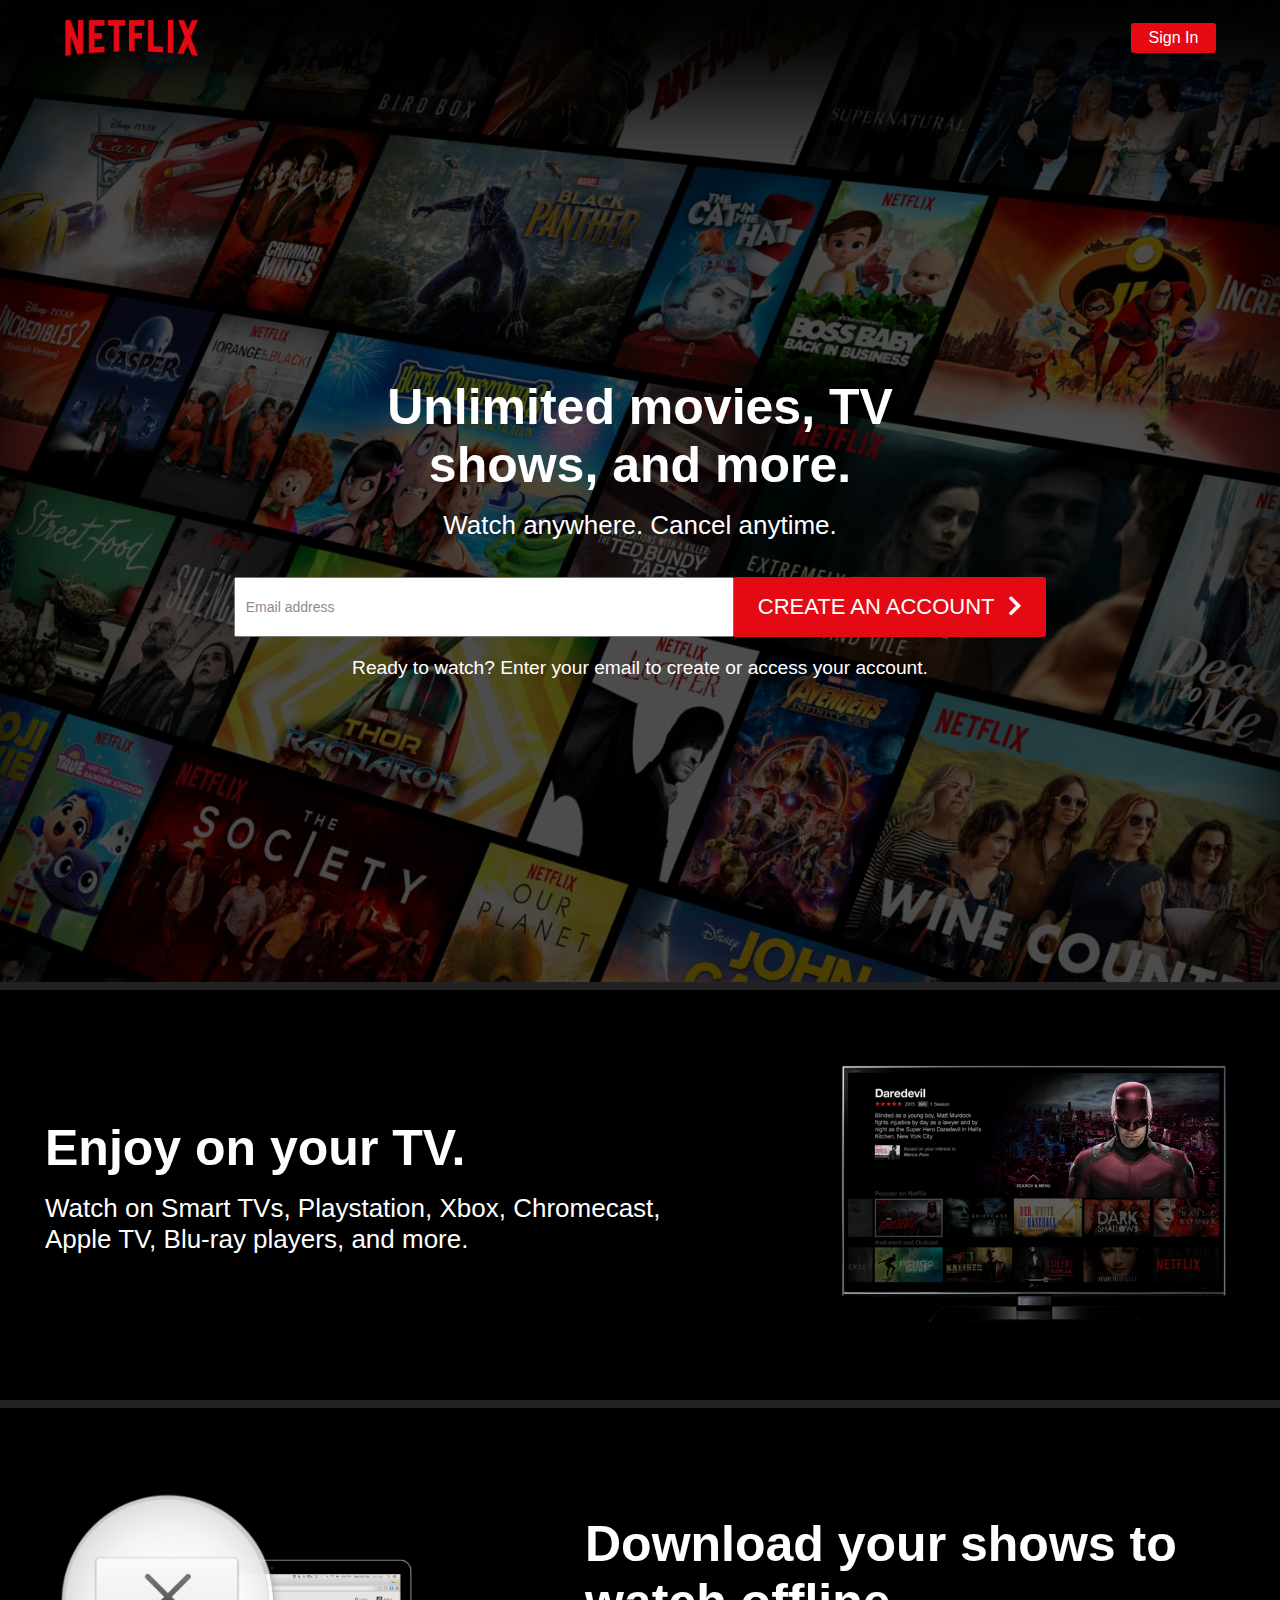
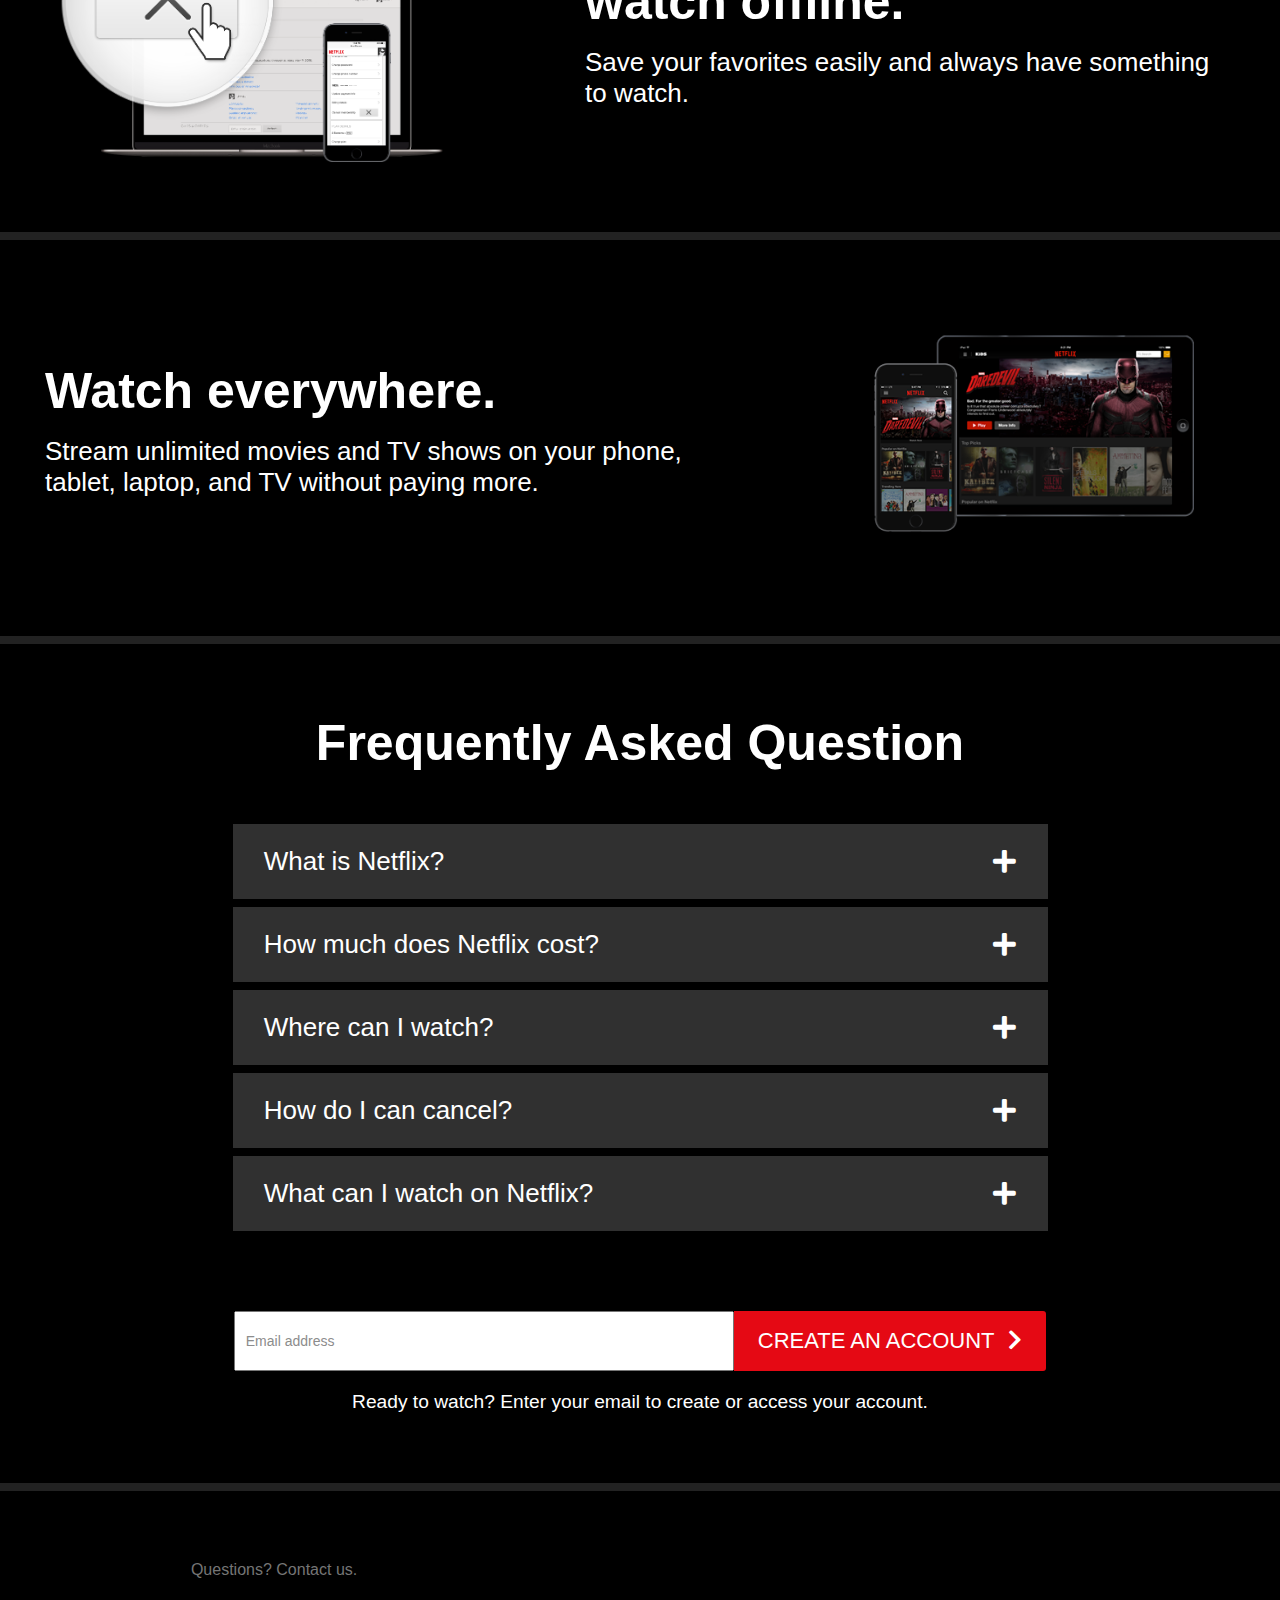
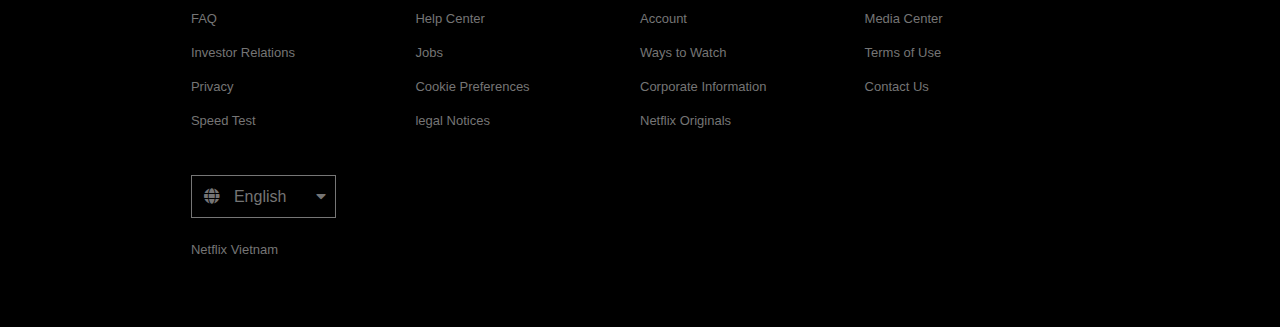
<file: index.html>
<!DOCTYPE html>
<html lang="en">
  <!--This page is clone on purpose for self-taught-->
  <head>
    <meta charset="UTF-8" />
    <meta name="viewport" content="width=device-width, initial-scale=1.0" />
    <title>Document</title>
    <link
      rel="stylesheet"
      href="https://cdnjs.cloudflare.com/ajax/libs/font-awesome/5.13.0/css/all.min.css"
    />
    <link rel="stylesheet" href="./index.css" />
  </head>
  <body>
    <!-- HEADER - SHOWCASE -->
    <header class="showcase">
      <div class="container">
        <div class="showcase__top">
          <img src="./img/logo.png" alt="logo" />
          <a href="#!" class="btn">Sign In</a>
        </div>
        <div class="showcase__content">
          <h1>Unlimited movies, TV shows, and more.</h1>
          <h2>Watch anywhere. Cancel anytime.</h2>
          <form action="#!" class="email-form cta-form">
            <h3>
              Ready to watch? Enter your email to create or access your account.
            </h3>
            <div class="form__section">
              <input
                type="email"
                placeholder="Email address"
                class="input-text"
              />
              <button type="submit" class="btn btn-lg">
                CREATE AN ACCOUNT <i class="fas fa-chevron-right btn-icon"></i>
              </button>
            </div>
          </form>
        </div>
      </div>
      <!-- //container-->
    </header>

    <!-- INTRO -->
    <section class="intro">
      <div class="intro__item">
        <div class="intro_text">
          <h1 class="title">Enjoy on your TV.</h1>
          <h2 class="subtitle">
            Watch on Smart TVs, Playstation, Xbox, Chromecast, Apple TV, Blu-ray
            players, and more.
          </h2>
        </div>
        <img src="./img/intro-1.png" alt="watch on TVs" />
      </div>
      <div class="intro__item">
        <div class="intro_text">
          <h1 class="title">Download your shows to watch offline.</h1>
          <h2 class="subtitle">
            Save your favorites easily and always have something to watch.
          </h2>
        </div>
        <img src="./img/intro-2.png" alt="download to watch" class="order" />
      </div>
      <div class="intro__item">
        <div class="intro__text">
          <h1 class="title">Watch everywhere.</h1>
          <h2 class="subtitle">
            Stream unlimited movies and TV shows on your phone, tablet, laptop,
            and TV without paying more.
          </h2>
        </div>
        <img src="./img/intro-3.png" alt="watch anywhere" />
      </div>
    </section>

    <!-- QUESTION -->
    <section class="question">
      <h1 class="title">Frequently Asked Question</h1>
      <ul class="question__list">
        <!-- question 1 -->
        <li>
          <div id="tab1" class="tabs__item">
            <p>What is Netflix?</p>
            <i class="fa fa-plus"></i>
          </div>
          <div id="tab1-answer" class="answer__hide">
            <span>
              Netflix is a streaming service that offers a wide variety of
              award-winning TV shows, movies, anime, documentaries, and more on
              thousands of internet-connected devices.
              <br />
              <br />
              You can watch as much as you want, whenever you want without a
              single commercial – all for one low monthly price. There's always
              something new to discover and new TV shows and movies are added
              every week!
            </span>
          </div>
        </li>
        <!-- question 2 -->
        <li>
          <div id="tab2" class="tabs__item">
            <p>How much does Netflix cost?</p>
            <i class="fa fa-plus"></i>
          </div>
          <div id="tab2-answer" class="answer__hide">
            <span>
              Watch Netflix on your smartphone, tablet, Smart TV, laptop, or
              streaming device, all for one low fixed monthly fee. Plans start
              from 180,000 ₫ a month. No extra costs or contracts.
            </span>
          </div>
        </li>
        <!-- question 3 -->
        <li>
          <div id="tab3" class="tabs__item">
            <p class="">Where can I watch?</p>
            <i class="fa fa-plus"></i>
          </div>
          <div id="tab3-answer" class="answer__hide">
            <span>
              Watch anywhere, anytime, on an unlimited number of devices. Sign
              in with your Netflix account to watch instantly on the web at
              netflix.com from your personal computer or on any
              internet-connected device that offers the Netflix app, including
              smart TVs, smartphones, tablets, streaming media players and game
              consoles.
              <br />
              <br />
              You can also download your favorite shows with the iOS, Android,
              or Windows 10 app. Use downloads to watch while you're on the go
              and without an internet connection. Take Netflix with you
              anywhere.
            </span>
          </div>
        </li>
        <!-- question 4 -->
        <li>
          <div id="tab4" class="tabs__item">
            <p class="">How do I can cancel?</p>
            <i class="fa fa-plus"></i>
          </div>
          <div id="tab4-answer" class="answer__hide">
            <span>
              Netflix is flexible. There are no pesky contracts and no
              commitments. You can easily cancel your account online in two
              clicks. There are no cancellation fees – start or stop your
              account anytime.
            </span>
          </div>
        </li>
        <!-- question 5 -->
        <li>
          <div id="tab5" class="tabs__item">
            <p class="">What can I watch on Netflix?</p>
            <i class="fa fa-plus"></i>
          </div>
          <div id="tab5-answer" class="answer__hide">
            <span>
              Netflix has an extensive library of feature films, documentaries,
              TV shows, anime, award-winning Netflix originals, and more. Watch
              as much as you want, anytime you want.
            </span>
          </div>
        </li>
      </ul>
      <form action="#!" class="email-form cta-form">
        <h3>
          Ready to watch? Enter your email to create or access your account.
        </h3>
        <div class="form__section">
          <input type="email" placeholder="Email address" class="input-text" />
          <button type="submit" class="btn btn-lg">
            CREATE AN ACCOUNT <i class="fas fa-chevron-right btn-icon"></i>
          </button>
        </div>
      </form>
    </section>

    <!-- FOOTER -->
    <footer>
      <div class="footer__content">
        <p class="footer__title"><a href="#!">Questions? Contact us.</a></p>
        <ul class="footer__list">
          <li class="footer__item"><a href="#!">FAQ</a></li>
          <li class="footer__item"><a href="#!">Help Center</a></li>
          <li class="footer__item"><a href="#!">Account</a></li>
          <li class="footer__item"><a href="#!">Media Center</a></li>
          <li class="footer__item"><a href="#!">Investor Relations</a></li>
          <li class="footer__item"><a href="#!">Jobs</a></li>
          <li class="footer__item"><a href="#!">Ways to Watch</a></li>
          <li class="footer__item"><a href="#!">Terms of Use</a></li>
          <li class="footer__item"><a href="#!">Privacy</a></li>
          <li class="footer__item"><a href="#!">Cookie Preferences</a></li>
          <li class="footer__item"><a href="#!">Corporate Information</a></li>
          <li class="footer__item"><a href="#!">Contact Us</a></li>
          <li class="footer__item"><a href="#!">Speed Test</a></li>
          <li class="footer__item"><a href="#!">legal Notices</a></li>
          <li class="footer__item"><a href="#!">Netflix Originals</a></li>
        </ul>
        <div class="footer__select">
          <i class="fa fa-globe"></i>
          <select name="language" id="languge" class="footer__languge">
            <option value="English">English</option>
            <option value="Vietnam">Vietnam</option>
          </select>
          <i class="fa fa-caret-down"></i>
        </div>
        <p class="footer__country">Netflix Vietnam</p>
      </div>
    </footer>
    <script src="./index.js"></script>
  </body>
</html>
</file>
<file: index.css>
/* ==========
CSS for Clone Netflix page
dd/mm/yy: 03/05/2020
Made by: Khuat Duy Quang
*/

/* GLOBAL */
* {
  margin: 0;
  padding: 0;
  box-sizing: border-box;
}
html,
body {
  font-family: Arial, Helvetica, sans-serif;
  font-size: 16px;
  background-color: #000;
  color: #fff;
}
.container {
  padding: 0 5%;
}
img {
  display: block;
  width: 100%;
  max-width: 450px;
}
::placeholder {
  color: #8c8c8c;
  font-size: 0.875rem;
}
/*TYPO*/
h1 {
  font-size: 28px;
  z-index: 2;
}
h2 {
  font-size: 18px;
  margin: 1rem 0;
  font-weight: normal;
  z-index: 2;
}
h3 {
  font-size: 18px;
  font-weight: normal;
  max-width: 450px;
  padding: 0 5%;
  margin: 0 5%;
  text-align: center;
}
.title {
  font-size: 1.625rem;
  text-align: center;
}
.subtitle {
  font-size: 1.125rem;
}
.footer__title a {
  font-size: 1rem;
  margin-bottom: 1.875rem;
  color: #757575;
  text-decoration: none;
}
footer a:hover,
footer a:focus {
  text-decoration: underline;
}
.footer__country {
  font-size: 13px;
  margin: 1.5rem 0 0;
}
/*BUTTON*/
.btn {
  color: #fff;
  padding: 0.25rem 0.5rem;
  text-decoration: none;
  background-color: #e50914;
  border-radius: 3px;
  cursor: pointer;
  border: none;
  outline: none;
}
.btn:hover,
.btn:focus {
  opacity: 0.9;
}
.btn-lg i {
  margin-left: 0.5rem;
}
.btn-lg {
  font-size: 1rem;
  padding: 0.35rem 1rem;
  min-height: 44px;
}
/* HEADER (showcase) */
.showcase {
  width: 100%;
  height: 79vh; /*NOTE*/
  background: url("./img/background.jpg") no-repeat center center/cover;
  border-bottom: 8px solid #222;
  position: relative;
  z-index: 0;
}
.showcase::after {
  content: "";
  position: absolute;
  top: 0;
  bottom: 0;
  width: 100%;
  height: 100%;
  z-index: 1;
  background: rgba(0, 0, 0, 0.6);
  box-shadow: inset 0px 100px 100px #000000;
}
.showcase img {
  width: 88px;
  z-index: 2;
}
.showcase__top {
  display: flex;
  justify-content: space-between;
  align-items: center;
  padding-top: 20px;
}
.showcase__top a {
  font-size: 0.9rem;
  z-index: 2;
}
.showcase__content {
  height: -webkit-calc(79vh - 44px); /*NOTE*/
  display: flex;
  flex-direction: column;
  justify-content: center;
  align-items: center;
  text-align: center;
  z-index: 2;
}
/* FORM EMAIL FORM CONTACT */
.email-form {
  display: flex;
  flex-direction: column;
  justify-content: center;
  align-items: center;
  z-index: 2;
}
.form__section {
  text-align: center;
}
.input-text {
  width: 100%;
  max-width: 500px;
  padding: 0.625rem;
  height: 48px;
  margin: 1.25rem 0;
  font-size: 16px;
}
/* INTRO */
.intro__item {
  text-align: center;
  padding: 3.125rem 5%;
  display: flex;
  flex-direction: column;
  justify-content: center;
  align-items: center;
  border-bottom: 8px solid #222;
}

/* QUESTION */
.question {
  padding: 3.125rem 0;
  display: flex;
  flex-direction: column;
  justify-content: center;
  align-items: center;
  border-bottom: 8px solid #222;
}
.question__list {
  margin: 1.25rem auto;
  list-style: none;
  font-size: 1.125rem;
  display: inline-block;
  text-align: center;
}
.question__list li {
  background: #303030;
  width: 100%;
  margin: 0 auto 0.5rem;
  max-width: 815px;
  display: inline-block;
}
.tabs__item {
  display: flex;
  justify-content: space-between;
  align-items: center;
  padding: 0.9rem 5%;
  height: 55px;
  width: 100%;
  cursor: pointer;
}
.answer__show {
  display: block !important;
}
.answer__hide {
  text-align: left;
  border-top: 1px solid #000;
  padding: 1.35rem;
  /* hide by default */
  display: none;
}
.rotate {
  transform: rotate(45deg);
}

/* FOOTER */
footer {
  padding: 3.125rem 10%;
  color: #757575;
}
.footer__content {
  margin: 0 auto;
  width: 80%;
}
.footer__list {
  margin: 1.875rem 0;
  padding: 0;
  list-style: none;
  display: flex;
  flex-wrap: wrap;
}
.footer__item {
  margin: 0 0 1rem;
  padding-right: 0.75rem;
  width: 50%;
}
.footer__item a {
  font-size: 13px;
  color: #757575;
  text-decoration: none;
}
/* Select Languge */
.footer__languge {
  color: #757575;
  background: #000;
  cursor: pointer;
  padding: 0.75rem 2.625rem;
  font-size: 1rem;
  -webkit-appearance: none;
  /* border: none; */
  position: relative;
}
.footer__select {
  position: relative;
  display: inline-block;
  width: 155px;
  /* border: 1px solid #fff; */
}
.footer__select .fa {
  position: absolute;
  z-index: 1;
  top: 13px;
  pointer-events: none;
}
.footer__select .fa-globe {
  left: 13px;
}
.footer__select .fa-caret-down {
  right: 20px;
}

/* BIgger screen for Ipad */
@media (min-width: 550px) {
  /* Showcase Ipad */
  .showcase {
    height: 110vh;
  }
  .showcase img {
    width: 108px;
  }
  .showcase__top a {
    font-size: 1rem;
    padding: 0.4rem 1.1rem;
  }
  .showcase__content {
    height: -webkit-calc(110vh - 44px); /*NOTE*/
  }
  h1 {
    font-size: 3.125rem;
  }
  h2 {
    font-size: 1.625rem;
  }
  h3 {
    max-width: unset;
    margin: 0;
    padding: 0 10%;
  }
  /* Intro Ipad */
  .intro__item,
  .question,
  footer {
    padding: 4.375rem 2.8125rem;
  }
  .title {
    font-size: 2.5rem;
  }
  .subtitle,
  .question__list {
    font-size: 1.25rem;
  }
  /* Question Ipad */
  .question__list li {
    width: 90%;
  }
  /* Footer Ipad */
  .footer__item {
    width: -webkit-calc(100%/3);
  }
}
/* Bigger screen for Tablet */
@media (min-width: 740px) {
  h3 {
    font-size: 1.4375rem;
    margin: 0 auto;
  }
  h1 {
    margin: 0 auto;
    max-width: 640px;
  }
  h2 {
    margin: 1rem auto;
    max-width: 640px;
  }
  .input-text {
    height: 60px;
  }
  .footer__content {
    width: 90%;
  }
  .footer__item {
    width: -webkit-calc(100%/4);
  }
}
/* Bigger screen for Desktop */
@media (min-width: 949px) {
  .showcase img {
    width: 134px;
  }
  /* Form for Desktop */
  h3 {
    font-size: 1.2rem;
    order: 2;
    margin: 0;
    padding: 0;
  }
  .form__section {
    display: flex;
    justify-content: center;
    align-items: center;
  }
  .btn-lg {
    font-size: 1.375rem;
    padding: 0.35rem 1.5rem;
    height: 60px;
    border-radius: 0 3px 3px 0;
  }
  .input-text {
    min-width: 500px;
    height: 60px;
  }
  /* Intro for Desktop */
  .title {
    font-size: 3.125rem;
    text-align: left;
    max-width: 650px;
  }
  .subtitle {
    font-size: 1.625rem;
    text-align: left;
    max-width: 650px;
  }
  .intro__item {
    /* width: 80%; */
    /* margin: 0 auto; */
    /* padding: 4.375rem 10%; */
    flex-direction: row;
    justify-content: space-between;
  }
  .intro__item img {
    max-width: 400px;
    width: 80%;
  }
  .order {
    order: -1;
  }
  /* Question for Desktop */
  .question__list {
    margin: 3.25rem 0;
    font-size: 1.625rem;
  }
  .tabs__item {
    padding: 1.95rem;
    height: 75px;
  }
  .answer__hide {
    padding: 1.95rem;
  }
  /* footer for Desktop */
  footer {
    margin: 0 auto;
    width: 85%;
  }
}
</file>
